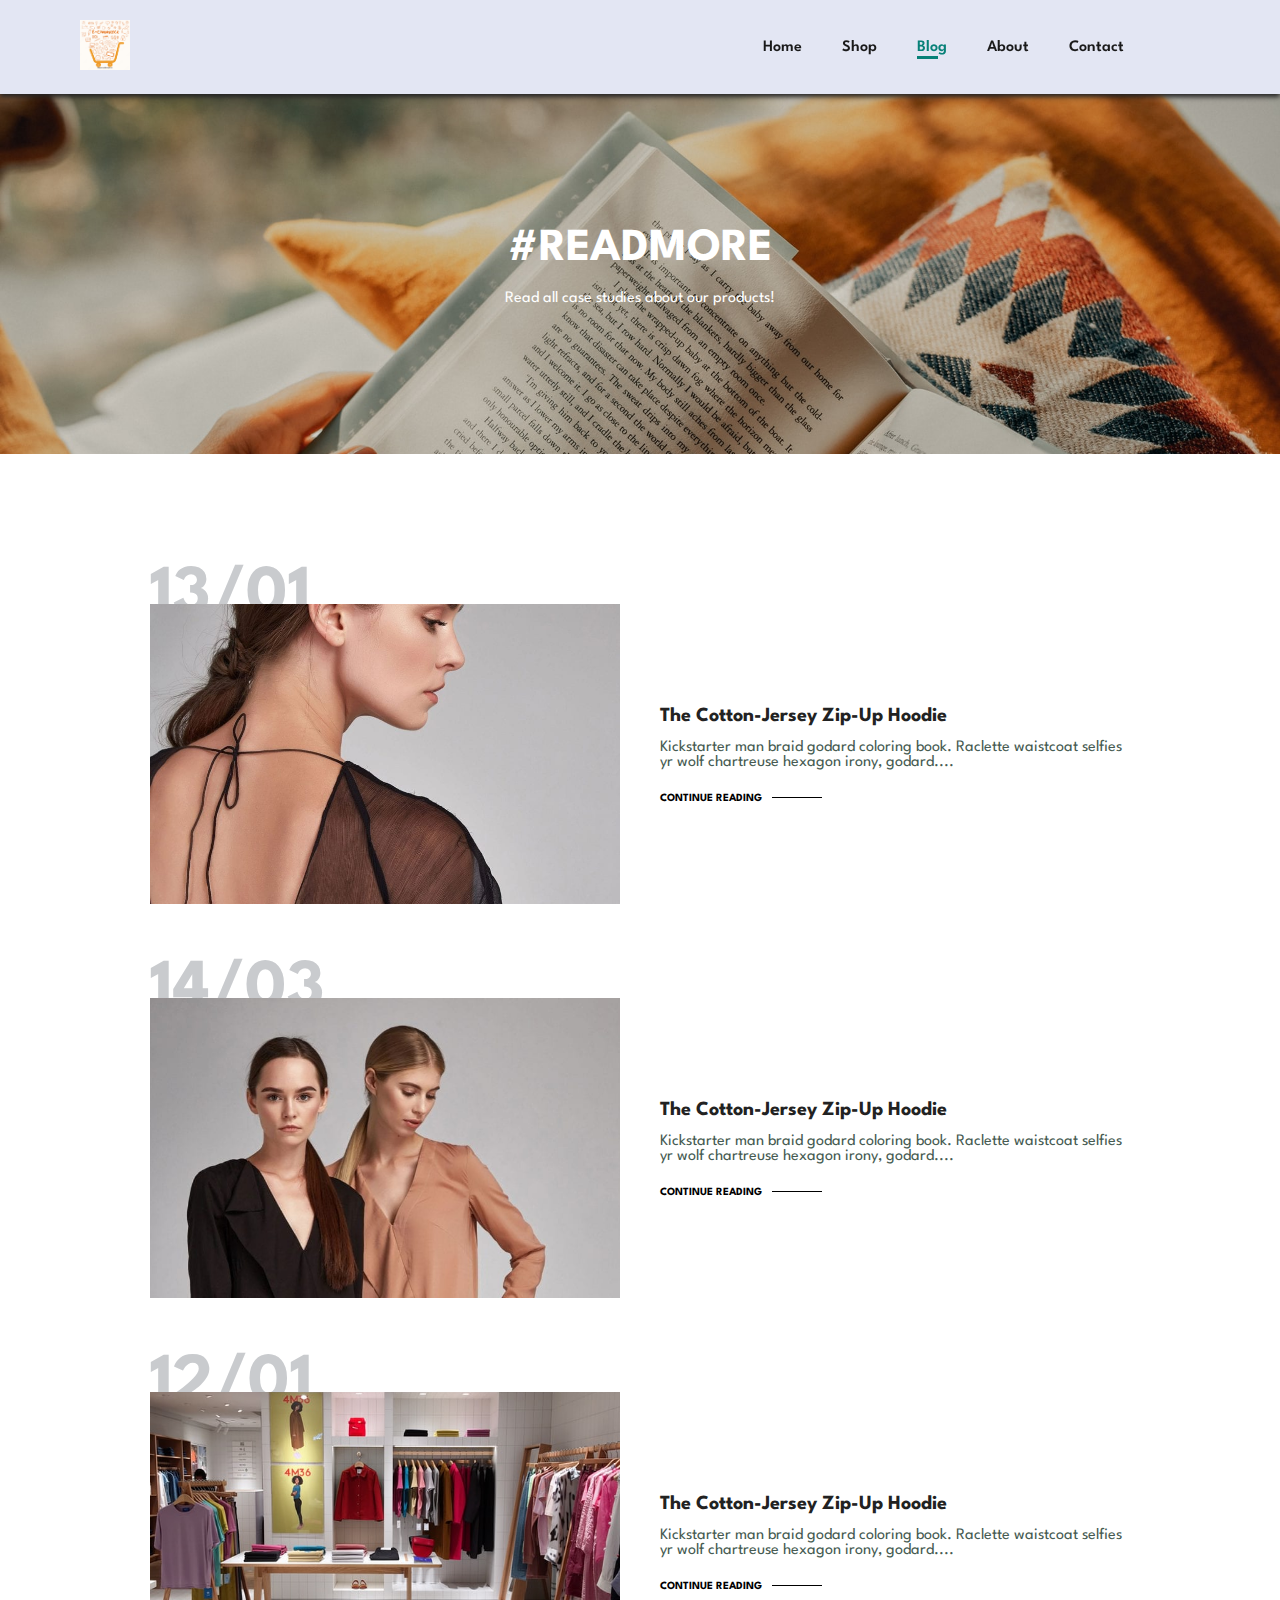
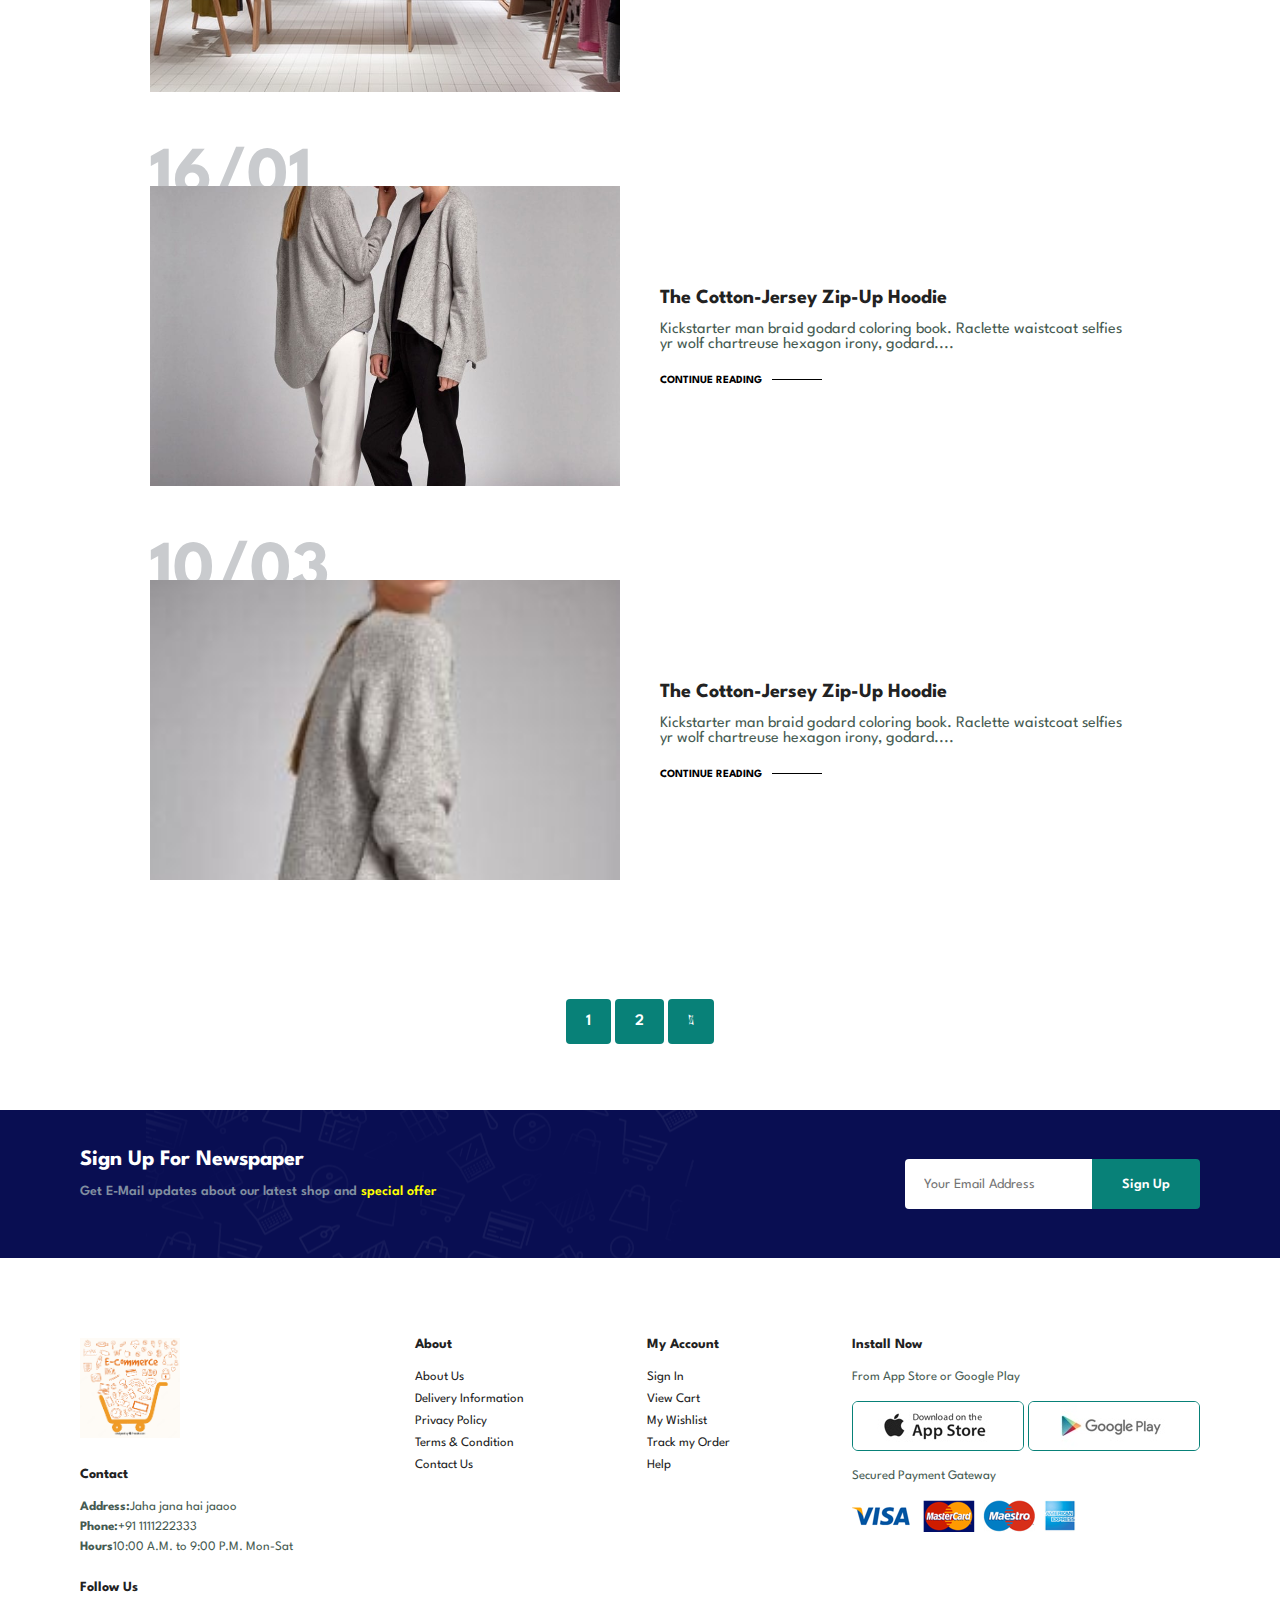
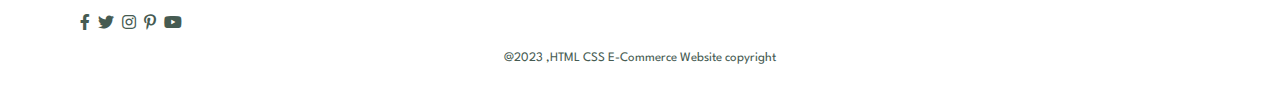
<file: blog.html>
<!DOCTYPE html>
<html lang="en">
<head>
    <meta charset="UTF-8">
    <meta name="viewport" content="width=device-width, initial-scale=1.0">
    <title>E Commerce Website</title>
    <link rel="stylesheet" href="https://pro.fontawesome.com/releases/v5.10.0/css/all.css" />
    <link rel="stylesheet" href="style.css">
</head>
<body>
    <section id="header">
        <a href="#"><img id="l1" src="logo.png" class="logo" alt="Human error"></a>
        <div>
            <ul id="navbar">
                <li><a href="index.html">Home</a></li>
                <li><a href="shop.html">Shop</a></li>
                <li><a class="active" href="blog.html">Blog</a></li>
                <li><a href="about.html">About</a></li>
                <li><a href="contact.html">Contact</a></li>
                <li id="lg-bag"><a href="cart.html"><i class="far fa-shopping-bag"></i></a></li>
                <a href="#" id="close"><i class="far fa-times"></i></a>
            </ul>
        </div> 
        <div id="mobile">
            <a href="cart.html"><i class="far fa-shopping-bag"></i></a>
            <i id="bar" class="fas fa-outdent"></i>
        </div>
    </section>
    <section id="page-header" class="blog-header">
        <h2>#READMORE</h2>
        <p>Read all case studies about our products!</p>
    </section>
    <section id="blog">
        <div class="blog-box">
            <div class="blog-img">
                <img src="blog/b1.jpg" alt="error">
            </div>
            <div class="blog-details">
                <h4>The Cotton-Jersey Zip-Up Hoodie</h4>
                <p>Kickstarter man braid godard coloring book. Raclette waistcoat selfies yr wolf chartreuse hexagon irony, godard.... </p>
                <a href="#">CONTINUE READING</a>
            </div>
            <h1>13/01</h1>
        </div>
        <div class="blog-box">
            <div class="blog-img">
                <img src="blog/b2.jpg" alt="error">
            </div>
            <div class="blog-details">
                <h4>The Cotton-Jersey Zip-Up Hoodie</h4>
                <p>Kickstarter man braid godard coloring book. Raclette waistcoat selfies yr wolf chartreuse hexagon irony, godard.... </p>
                <a href="#">CONTINUE READING</a>
            </div>
            <h1>14/03</h1>
        </div>
        <div class="blog-box">
            <div class="blog-img">
                <img src="blog/b3.jpg" alt="error">
            </div>
            <div class="blog-details">
                <h4>The Cotton-Jersey Zip-Up Hoodie</h4>
                <p>Kickstarter man braid godard coloring book. Raclette waistcoat selfies yr wolf chartreuse hexagon irony, godard.... </p>
                <a href="#">CONTINUE READING</a>
            </div>
            <h1>12/01</h1>
        </div>
        <div class="blog-box">
            <div class="blog-img">
                <img src="blog/b4.jpg" alt="error">
            </div>
            <div class="blog-details">
                <h4>The Cotton-Jersey Zip-Up Hoodie</h4>
                <p>Kickstarter man braid godard coloring book. Raclette waistcoat selfies yr wolf chartreuse hexagon irony, godard.... </p>
                <a href="#">CONTINUE READING</a>
            </div>
            <h1>16/01</h1>
        </div>
        <div class="blog-box">
            <div class="blog-img">
                <img src="blog/b5.jpg" alt="error">
            </div>
            <div class="blog-details">
                <h4>The Cotton-Jersey Zip-Up Hoodie</h4>
                <p>Kickstarter man braid godard coloring book. Raclette waistcoat selfies yr wolf chartreuse hexagon irony, godard.... </p>
                <a href="#">CONTINUE READING</a>
            </div>
            <h1>10/03</h1>
        </div>
    </section>
    <section id="pagination" class="section-p1">
        <a href="#">1</a>
        <a href="#">2</a>
        <a href="#"><i class="fal fa-long-arrow-alt-right"></i></a>
    </section>
    <section id="newsletter" class="section-p1 section-m1">
        <div class="newstext">
            <h4>Sign Up For Newspaper</h4>
            <p>Get E-Mail updates about our latest shop and <span>special offer</span></p>
        </div>
        <div class="form">
            <input type="text" placeholder="Your Email Address">
            <button class="normal">Sign Up</button>
        </div>
    </section>
    <footer class="section-p1">
        <div class="col">
            <img class="logo" src="logo.png" width="100px" alt="human error">
            <h4>Contact</h4>
            <p><strong>Address:</strong>Jaha jana hai jaaoo</p>
            <p><strong>Phone:</strong>+91 1111222333</p>
            <p><strong>Hours</strong>10:00 A.M. to 9:00 P.M. Mon-Sat</p>
            <div class="follow">
                <h4>Follow Us</h4>
                <div class="icon">
                    <i class ="fab fa-facebook-f"></i>
                    <i class ="fab fa-twitter"></i>
                    <i class ="fab fa-instagram"></i>
                    <i class ="fab fa-pinterest-p"></i>
                    <i class ="fab fa-youtube"></i>
                </div>
            </div>
        </div>
        <div class="col">
            <h4>About</h4>
            <a href="#">About Us</a>
            <a href="#">Delivery Information</a>
            <a href="#">Privacy Policy</a>
            <a href="#">Terms & Condition</a>
            <a href="#">Contact Us</a>
        </div>
        <div class="col">
            <h4>My Account</h4>
            <a href="#">Sign In</a>
            <a href="#">View Cart</a>
            <a href="#">My Wishlist</a>
            <a href="#">Track my Order</a>
            <a href="#">Help</a>
        </div>
        <div class="col install">
            <h4>Install Now</h4>
            <p>From App Store or Google Play</p>
            <div class="row">
                <img src="pay/app.jpg" alt="error">
                <img src="pay/play.jpg" alt="error">
            </div>
            <p>Secured Payment Gateway</p>
            <img src="pay/pay.png" alt="paise dene mai dikkat">
        </div>
        <div class="copyright">
            <p>@2023 ,HTML CSS E-Commerce Website copyright</p>
        </div>
    </footer>
    <script src="script.js"></script>
</body>
</html>
</file>
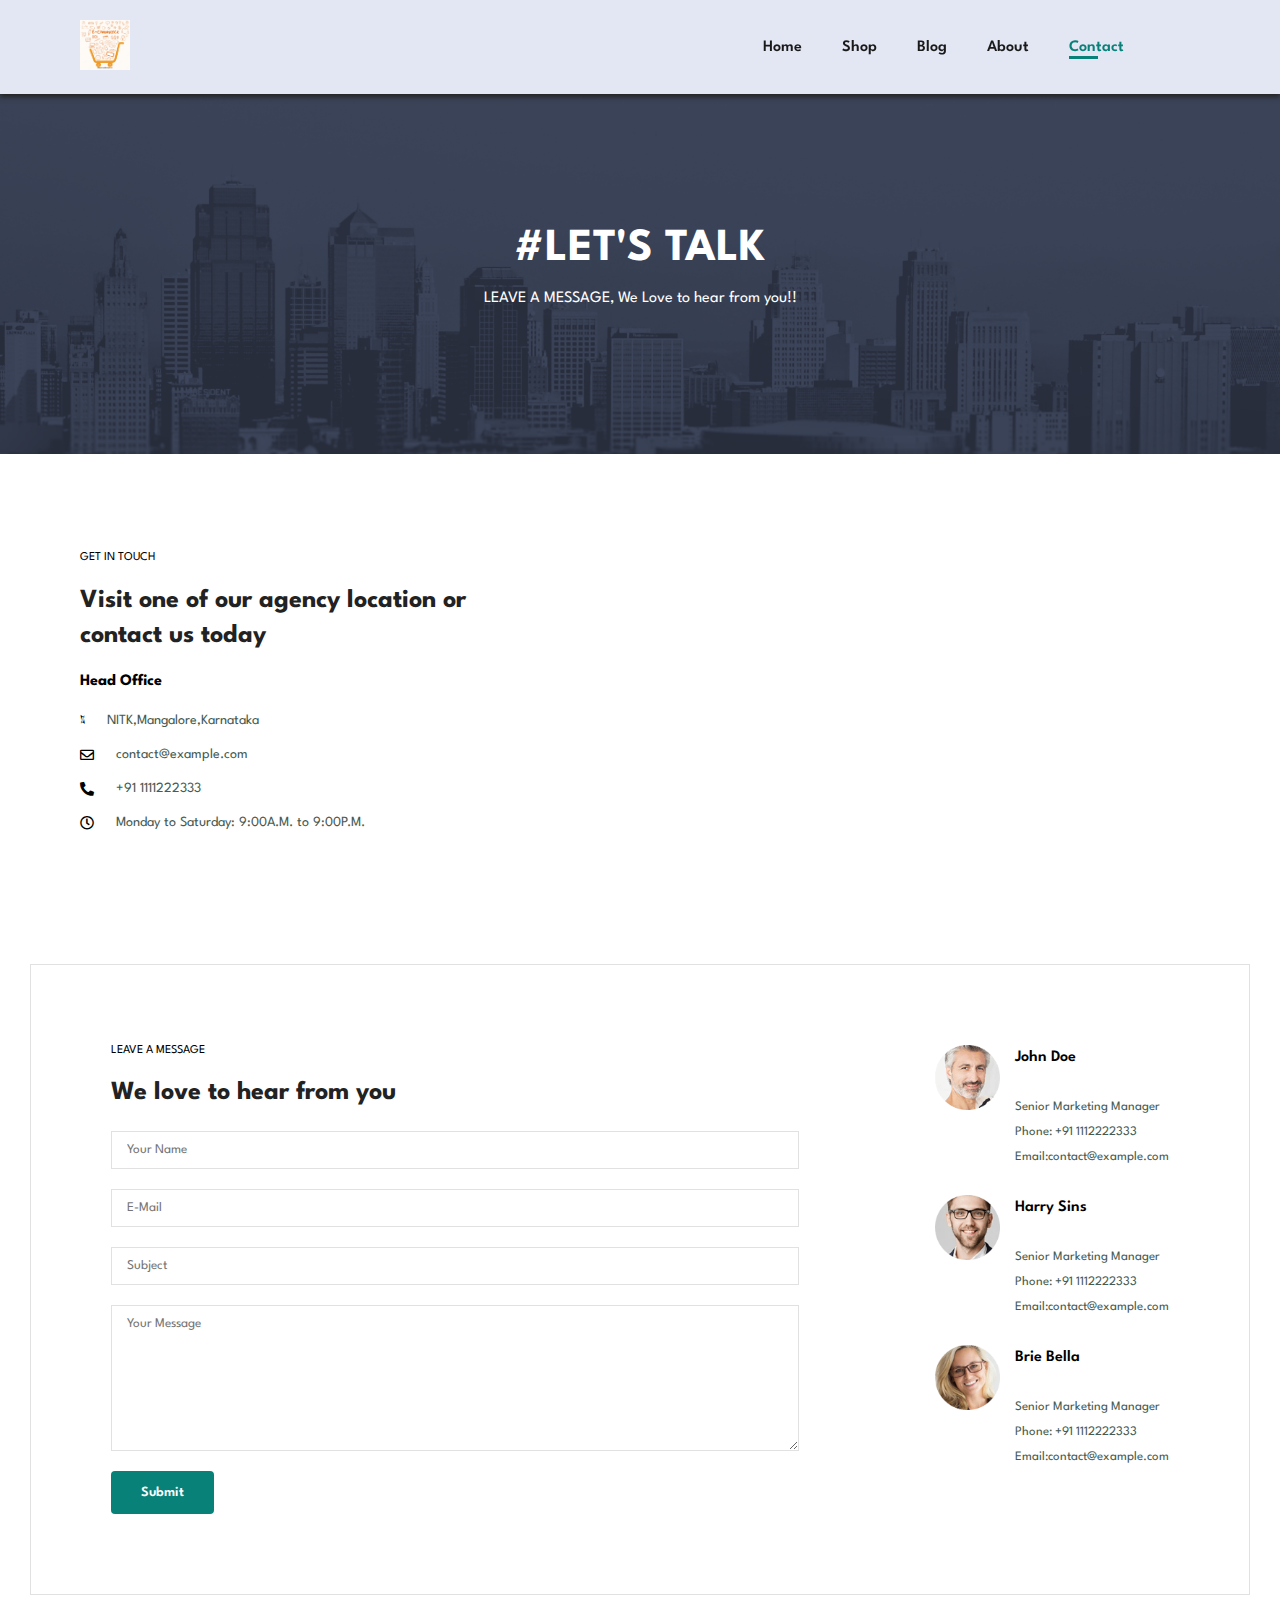
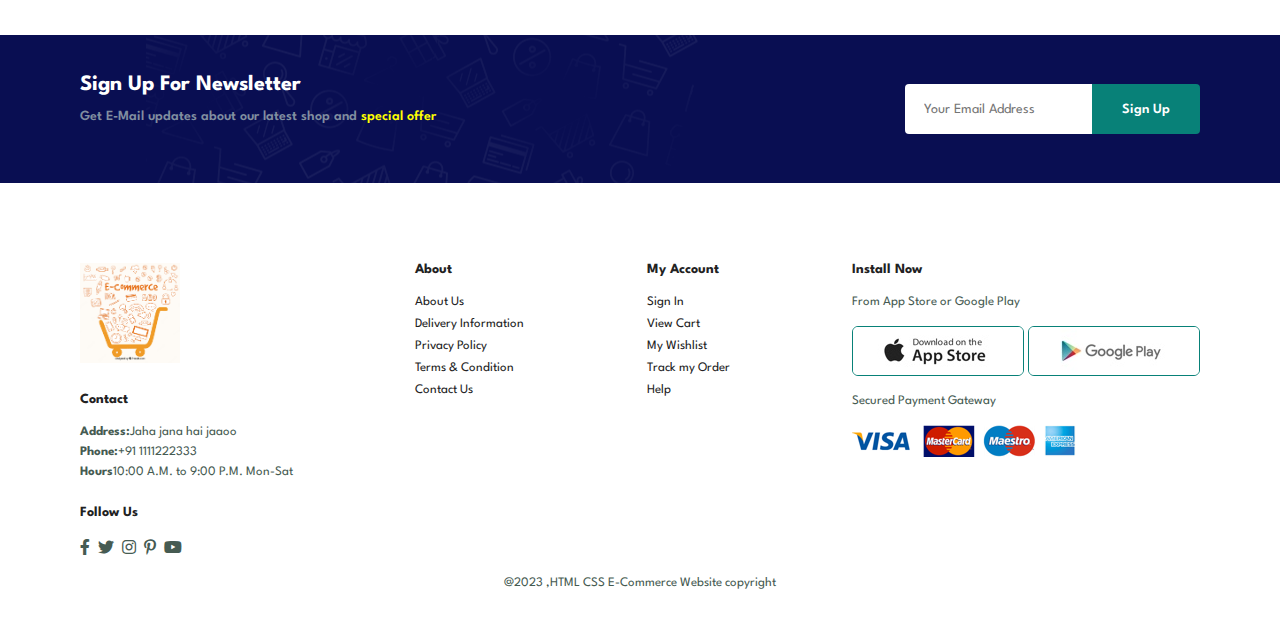
<file: contact.html>
<!DOCTYPE html>
<html lang="en">
<head>
    <meta charset="UTF-8">
    <meta name="viewport" content="width=device-width, initial-scale=1.0">
    <title>E Commerce Website</title>
    <link rel="stylesheet" href="https://pro.fontawesome.com/releases/v5.10.0/css/all.css" />
    <link rel="stylesheet" href="style.css">
</head>
<body>
    <section id="header">
        <a href="#"><img id="l1" src="logo.png" class="logo" alt="Human error"></a>
        <div>
            <ul id="navbar">
                <li><a href="index.html">Home</a></li>
                <li><a href="shop.html">Shop</a></li>
                <li><a href="blog.html">Blog</a></li>
                <li><a href="about.html">About</a></li>
                <li><a class="active" href="contact.html">Contact</a></li>
                <li id="lg-bag"><a href="cart.html"><i class="far fa-shopping-bag"></i></a></li>
                <a href="#" id="close"><i class="far fa-times"></i></a>
            </ul>
        </div> 
        <div id="mobile">
            <a href="cart.html"><i class="far fa-shopping-bag"></i></a>
            <i id="bar" class="fas fa-outdent"></i>
        </div>
    </section>
    <section id="page-header" class="about-header">
        <h2>#LET'S TALK</h2>
        <p>LEAVE A MESSAGE, We Love to hear from you!! </p>
    </section>
    <section id="contact-details" class="section-p1">
        <div class="details">
            <span>GET IN TOUCH </span>
            <h2>Visit one of our agency location or contact us today</h2>
            <h3>Head Office</h3>
            <div>
                <li>
                    <i class="fal fa-map"></i>
                    <p>NITK,Mangalore,Karnataka</p>
                </li>
                <li>
                    <i class="far fa-envelope"></i>
                    <p>contact@example.com</p>
                </li>
                <li>
                    <i class="fas fa-phone-alt"></i>
                    <p>+91 1111222333</p>
                </li>
                <li>
                    <i class="far fa-clock"></i>
                    <p>Monday to Saturday: 9:00A.M. to 9:00P.M.</p>
                </li>
            </div>
        </div>
        <div class="map">
            <iframe src="https://www.google.com/maps/embed?pb=!1m18!1m12!1m3!1d3887.390640210259!2d74.79173407425152!3d13.010777587308224!2m3!1f0!2f0!3f0!3m2!1i1024!2i768!4f13.1!3m3!1m2!1s0x3ba35211b768ac8f%3A0x6b1144ac2d5dadf3!2sNational%20Institute%20of%20Technology%20Karnataka%20(NITK)%20Surathkal.!5e0!3m2!1sen!2sin!4v1691217904852!5m2!1sen!2sin" width="600" height="450" style="border:0;" allowfullscreen="" loading="lazy" referrerpolicy="no-referrer-when-downgrade"></iframe>
        </div>
    </section>
    <section id="form-details">
        <form action="">
            <span>LEAVE A MESSAGE</span>
            <h2>We love to hear from you</h2>
            <input type="text" placeholder="Your Name">
            <input type="text" placeholder="E-Mail">
            <input type="text" placeholder="Subject">
            <textarea name="" id="" cols="30" rows="10" placeholder="Your Message"></textarea>
            <button class="normal">Submit</button>
        </form>
        <div class="people">
            <div>
                <img src="people/1.png" alt="error">
                <p><span>John Doe</span><br>Senior Marketing Manager <br> Phone: +91 1112222333 <br>Email:contact@example.com</p>
            </div>
            <div>
                <img src="people/2.png" alt="error">
                <p><span>Harry Sins</span><br>Senior Marketing Manager <br> Phone: +91 1112222333 <br>Email:contact@example.com</p>
            </div>
            <div>
                <img src="people/3.png" alt="error">
                <p><span>Brie Bella </span><br>Senior Marketing Manager <br> Phone: +91 1112222333 <br>Email:contact@example.com</p>
            </div>
        </div>
    </section>
    <section id="newsletter" class="section-p1 section-m1">
        <div class="newstext">
            <h4>Sign Up For Newsletter</h4>
            <p>Get E-Mail updates about our latest shop and <span>special offer</span></p>
        </div>
        <div class="form">
            <input type="text" placeholder="Your Email Address">
            <button class="normal">Sign Up</button>
        </div>
    </section>
    <footer class="section-p1">
        <div class="col">
            <img class="logo" src="logo.png" width="100px" alt="human error">
            <h4>Contact</h4>
            <p><strong>Address:</strong>Jaha jana hai jaaoo</p>
            <p><strong>Phone:</strong>+91 1111222333</p>
            <p><strong>Hours</strong>10:00 A.M. to 9:00 P.M. Mon-Sat</p>
            <div class="follow">
                <h4>Follow Us</h4>
                <div class="icon">
                    <i class ="fab fa-facebook-f"></i>
                    <i class ="fab fa-twitter"></i>
                    <i class ="fab fa-instagram"></i>
                    <i class ="fab fa-pinterest-p"></i>
                    <i class ="fab fa-youtube"></i>
                </div>
            </div>
        </div>
        <div class="col">
            <h4>About</h4>
            <a href="#">About Us</a>
            <a href="#">Delivery Information</a>
            <a href="#">Privacy Policy</a>
            <a href="#">Terms & Condition</a>
            <a href="#">Contact Us</a>
        </div>
        <div class="col">
            <h4>My Account</h4>
            <a href="#">Sign In</a>
            <a href="#">View Cart</a>
            <a href="#">My Wishlist</a>
            <a href="#">Track my Order</a>
            <a href="#">Help</a>
        </div>
        <div class="col install">
            <h4>Install Now</h4>
            <p>From App Store or Google Play</p>
            <div class="row">
                <img src="pay/app.jpg" alt="error">
                <img src="pay/play.jpg" alt="error">
            </div>
            <p>Secured Payment Gateway</p>
            <img src="pay/pay.png" alt="paise dene mai dikkat">
        </div>
        <div class="copyright">
            <p>@2023 ,HTML CSS E-Commerce Website copyright</p>
        </div>
    </footer>
    <script src="script.js"></script>
</body>
</html>
</file>
<file: style.css>
@import url("https://fonts.googleapis.com/css2?family=Spartan:wght@100;200;300;400;500;600;700;800;900&display=swap");
* {
  margin: 0;
  padding: 0;
  box-sizing: border-box;
  font-family: "Spartan", sans-serif;
}

html {
  scroll-behavior: smooth;
}

/* Global Styles */

h1 {
  font-size: 50px;
  line-height: 64px;
  color: #222;
}

h2 {
  font-size: 46px;
  line-height: 54px;
  color: #222;
}

h4 {
  font-size: 20px;
  color: #222;
}

h6 {
  font-weight: 700;
  font-size: 12px;
}
#l1{
    width: 50px;
}
p {
  font-size: 16px;
  color: #465b52;
  margin: 15px 0 20px 0;
}

.section-p1 {
  padding: 40px 80px;
}

.section-m1 {
  margin: 40px 0;
}
button.normal{
    font-size: 14px;
    font-weight: 600;
    padding: 15px 30px;
    color: #000;
    background-color: #fff;
    border-radius: 4px;
    cursor: pointer;
    border: none;
    outline: none;
    transition: 0.2s;
}
button.white{
    font-size: 13px;
    font-weight: 600;
    padding: 11px 18px;
    color: #fff;
    background-color: transparent;
    cursor: pointer;
    border: 1px solid #fff;
    outline: none;
    transition: 0.2s;
}
body {
  width: 100%;
}
/*Navigate bar work */
/*Header start here*/
#header{
    display: flex;
    align-items: center;
    justify-content: space-between;
    padding: 20px 80px;
    background: #E3E6F3;
    box-shadow: 0px 3px 5px #232323;
    z-index: 999;
    position: sticky;
    top: 0;
    left: 0;
}
#navbar{
    display: flex;
    align-items: center;
    justify-content: center;
}
#navbar li{
    list-style: none;
    padding: 0 20px;
    position: relative;
}
#navbar li a{
    text-decoration: none;
    font-size: 16px;
    font-weight: 600;
    color: #1a1a1a;
    transition: 0.3s ease;
}
/*To change the color of navbar button when mouse moves on it*/
#navbar li a:hover,
#navbar li a.active{
    color: #088178;
}
/*To a small line below home in navigate bar and when we put cursor on rest objects of navigator small line is shown*/
#navbar li a.active::after,
#navbar li a:hover::after {
    content: "";
    width: 30%;
    height: 3px;
    background: #088178;
    position: absolute;
    bottom: -4px;
    left: 20px;
}
/*used when we change device to mini device like phone, ipads*/
#mobile{
    
    display: none;
    align-items: center;
}
#close{
    display: none;
}
/*Adding background image*/
#hero{
    background-image: url(hero4.png);
    height: 90vh;
    width: 100%;
    background-size: cover;
    background-position: top 25% right 0;
    padding: 0 80px;
    display: flex;
    flex-direction: column;
    align-items: flex-start;
    justify-content: center;
}
#hero h4{
    padding-bottom: 15px;
}
#hero h1{
    color: #088178;
}
#hero button{
    background-image: url(button.png);
    background-color: transparent;
    color: #088178;
    border: 0;
    padding: 14px 80px 14px 65px;
    background-repeat: no-repeat;
    cursor: pointer;
    font-weight: 700;
    font-size: 15px;
}
/*Adding box like free shipping*/
#feature{
    display: flex;
    align-items: center;
    justify-content: space-between;
    flex-wrap: wrap;
}
#feature .fe-box{
    width: 180px;
    text-align: center;
    padding: 25px 15px;
    box-shadow: 20px 20px 34px rgba(0, 0, 0, 0.03);
    border: 1px solid #cce7d0; 
    border-radius: 4px;
    margin: 15px 0;
}
/*hover used when we point cursor towards that particular objects its color changes*/
#feature .fe-box:hover{
    box-shadow: 10px 10px 54px rgba(70, 62 , 221, 0.1);
}
#feature .fe-box img{
    width: 100%;
    margin-bottom: 10px;
}
#feature .fe-box h6{
    display: inline;
    padding: 9px 8px 6px 8px;
    line-height: 1;
    border-radius: 4px;
    color: #088178;
    background-color: #fddde4;
}

/*addition of products*/
#product1{
    text-align: center;
}
#product1 .pro-container{
    display: flex;
    justify-content: space-between;
    padding-top: 20px;
    flex-wrap: wrap; 
}
#product1 .pro{
    width: 23%;
    min-width: 250px;
    padding: 10px 12px;
    border: 1px solid #cce7d0;
    border-radius: 25px;
    cursor: pointer;
    box-shadow: 20px 20px 30px rgba(0,0,0,0.02); 
    margin: 15px 0;
    position: relative;
}
#feature .pro:hover{
    box-shadow: 10px 10px 54px rgba(70, 62 , 221, 0.1);
}
#product1 .pro img{
    width: 100%;
    border-radius: 20px;
}
#product1 .pro .dex span{
    color: #606063;
    font-size: 12px;
}
#product1 .pro .des h5{
    padding-top: 7px;
    color: #1a1a1a;
    font-size: 14px;
}
#product1 .pro .des i{
    font-size: 12px;
    color:rgb(243,181,25);
}
#product1 .pro .des h4{
    padding-top: 7px;
    font-size: 15px;
    font-weight: 700;
    color:#088178;
}
#product1 .pro .cart{
    width: 40px;
    height: 40px;
    line-height: 40px;
    border-radius: 50px;
    background-color: #e8f6ea;
    font-weight: 500;
    color: #088178;
    border: 1px solid #cce7d0;
    position: absolute;
    bottom: 20px;
    right: 10px;
}
/*After  adding all the product */
#banner{
    display: flex;
    flex-direction: column;
    justify-content: center;
    align-items: center;
    text-align: center;
    background-image: url(banner/b2.jpg);
    width: 100%;
    height: 40vh;
    background-size: cover;
    background-position: center;
}
#banner h4{
    font-size: 16px;
    color: #fff;
}
#banner h2{
    font-size: 30px;
    color: #fff;
    padding: 10px 0;
}
#banner h2 span{
    color: #fa0606;
}
#banner button:hover{
    background-color: #088178;
    color: #fff;
}
/*after New arrival*/
#sm-banner{
    display: flex;
    justify-content: space-between;
    flex-wrap: wrap;
}
#sm-banner .banner-box{
    display: flex;
    flex-direction: column;
    justify-content: center;
    align-items: flex-start;
    background-image: url(banner/b17.jpg);
    min-width: 620px;
    height: 50vh;
    background-size: cover;
    background-position: center;
    padding: 30px;
}
#sm-banner .banner-box2{
    background-image: url(banner/b10.jpg);
}

#sm-banner h4{
    color: #fff;
    font-size: 20px;
    font-weight: 300;
}
#sm-banner h2{
    color: #fff;
    font-size: 28px;
    font-weight: 800;
}
#sm-banner span{
    color: #fff;
    font-size: 14px;
    font-weight: 500;
    padding-bottom:15px;

}
#sm-banner .banner-box:hover button{
    background: #088178;
    border: 1px solid #088178 ;
}
/*After two images we add 3 more images*/
#banner3 {
    display: flex;
    justify-content: space-between;
    flex-wrap: wrap;
}
#banner3 .banner-box{
    display: flex;
    flex-direction: column;
    justify-content: center;
    align-items: flex-start;
    background-image: url(banner/b7.jpg);
    min-width: 30%;
    height: 30vh;
    background-size: cover;
    background-position: center;
    padding: 20px;
    margin-bottom: 20px;
}
#banner3 .banner-box2{
    background-image: url(banner/b4.jpg);
}
#banner3 .banner-box3{
    background-image: url(banner/b18.jpg);
}

#banner3 h2{
    color: #fddde4;
    font-weight: 900;
    font-size: 22px;
}
#banner3 h3{
    color: #fa0606;
    font-weight: 800;
    font-size: 15px;
}
/*after adding three images we make a sign in/up option for users*/
#newsletter{
    display:flex;
    justify-content: space-between;
    flex-wrap: wrap;
    align-items: center;
    background-image: url(banner/b14.png);
    background-repeat: no-repeat;
    background-position: 20% 30%;
    background-color: #090e52;  
}
#newsletter h4{
    font-size: 22px;
    font-weight: 700;
    color: #fff;
}
#newsletter p{
    font-size: 14px;
    font-weight: 600;
    color:#818ea0 ;
}
#newsletter p span{
    color: yellow;
}
#newsletter .form{
    display: flex;
    display: 40%;
}
#newsletter input{
    height: 3.125rem;
    padding: 0 1.25em;
    font-size: 14px;
    width: 100%;
    border: 1px solid transparent;
    border-radius: 4px;
    outline: none;
    border-top-right-radius:0 ;
    border-bottom-right-radius: 0;
}
#newsletter button{
    background-color: #088178;
    color: #fff;
    white-space: nowrap;
    border-top-left-radius:0 ;
    border-bottom-left-radius: 0;
}
/*Footer ki kahani chalu*/
footer{
    display: flex;
    flex-wrap: wrap;
    justify-content: space-between;
}
footer .col{
    display: flex;
    flex-direction: column;
    align-items: flex-start;
    margin-bottom: 20px;
}
footer .logo{
    margin-bottom: 30px;
}
footer h4{
    font-size: 14px;
    padding-bottom: 20px;
}
footer p{
    font-size: 13px;
    margin: 0 0 8px 0;
}
footer a{
    font-size: 13px;
    text-decoration: none;
    color: #222;
    margin-bottom: 10px;
}
footer .follow{
    margin-top: 20px;
}
footer .follow i{
    color: #465b52;
    padding-right: 4px;
    cursor:pointer;
}
footer .install .row img{
    border: 1px solid #088178;
    border-radius: 6px;
}
footer .install img{
    margin: 10px 0 15px 0;
}
footer .follow i:hover,
footer a:hover{
    color: #088178;
}

footer .copyright{
    width: 100%;
    text-align: center;
}
/*DEVELOPING SHOPING PAGE*/
#page-header{
    background-image: url(banner/b1.jpg);
    width: 100%;
    height: 40vh;
    background-size: cover;
    display: flex;
    justify-content: center;
    text-align: center;
    flex-direction: column;
    padding: 14px;
}
#page-header h2,
#page-header p{
    color: #fff;
}
#pagination{
    text-align: center;
}
#pagination a{
    text-decoration: none;
    background-color: #088178;
    padding: 15px 20px;
    border-radius: 4px;
    color: #fff;
    font-weight: 600;
}
#pagination a i{
    font-size: 16px;
    font-weight: 600;
}
/*Single Product details add karna i.e. when we click on a particular item we show its prize and all that*/
#prodetails{
    display: flex;
    margin-top: 20px;
}
#prodetails .single-pro-image{
    width: 40%;
    margin-right: 50px;
}
.small-img-group{
    display: flex;
    justify-content: space-between;
}
.small-img-col{
    flex-basis: 24%;
    cursor: pointer;
}
#prodetails .single-pro-details{
    width: 50%;
    padding-top: 30px;
}
#prodetails .single-pro-details h4{
    padding: 40px 0 20px 0;
}
#prodetails .single-pro-details h2{
    font-size: 26px;
}
#prodetails .single-pro-details select{
    display: block;
    padding: 5px 10px;
    margin-bottom: 10px;
}
#prodetails .single-pro-details input{
    width: 50px;
    height: 47px;
    padding-left: 10px;
    font-size: 16px;
    margin-right:10px ;
}
#prodetails .single-pro-details input:focus{
    outline: none;
}
#prodetails .single-pro-details button{
    background-color: #088178;
    color: #fff;
}
#prodetails .single-pro-details span{
    line-height: 25px;
}
/*Blog page started*/
#page-header.blog-header{
    background-image: url("banner/b19.jpg");
}
#blog{
    padding: 150px 150px 0 150px;
}
#blog .blog-box{
    display: flex;
    align-items: center;
    width: 100%;
    position: relative;
    padding-bottom: 90px;
}
#blog .blog-img{
    width: 50%;
    margin-right: 40px;
}
#blog img{
    width: 100%;
    height: 300px;
    object-fit: cover;
}
#blog .blog-details{
    width: 50%;
}
#blog .blog-details a{
    text-decoration:none;
    font-size: 11px;
    color: #000;
    font-weight: 700;
    position: relative;
    transition: 0.3s;
}
#blog .blog-details a::after{
    content: "";
    width: 50px;
    height: 1px;
    background-color: #000;
    position: absolute;
    top: 4px;
    right: -60px;
}
#blog .blog-details a:hover{
    color: #088178;
}
#blog .blog-details a:hover::after{
    background-color: #088178;
}
#blog .blog-box h1{
    position: absolute;
    top: -40px;
    left: 0;
    font-size: 70px;
    font-weight: 700;
    color: #c9cbce;
    z-index: -9;
}
/*About page*/
#page-header.about-header{
    background-image: url(about/banner.png);
}
#about-head {
    display: flex;
    align-items: center;
}
#about-head img{
    width: 50%;
    height: auto;
}
#about-head div{
    padding-left: 40px;
}
#about-app{
    text-align: center;
}
#about-app .video{
    width: 70%;
    height: 100%;
    margin: 30px auto 0 auto;
}
#about-app .video video{
    width: 100%;
    height: 100%;
    border-radius:20px; 
}
/*Contact page */
#contact-details{
    display: flex;
    align-items: center;
    justify-content: space-between;
}
#contact-details .details{
    width: 40%;
}
#contact-details .details span,
#form-details form span{
    font-size: 12px;
}
#contact-details .details h2,
#form-details form h2{
    font-size: 26px;
    line-height: 35px;
    padding: 20px 0;
}
#contact-details .details h3{
    font-size: 16px;
    padding-bottom: 15px;
}
#contact-details .details li{
    list-style: none;
    display: flex;
    padding: 10px 0;
}
#contact-details .details li i{
    font-size: 14px;
    padding-right: 22px;
}
#contact-details .details li p{
    margin: 0;
    font-size: 14px;
}
#contact-details .map{
    width: 55%;
    height: 400px;
}
#contact-details .map iframe{
    width: 100%;
    height: 100%;
}
#form-details{
    display: flex;
    justify-content: space-between;
    margin: 30px;
    padding: 80px;
    border: 1px solid #e1e1e1;
}
#form-details form{
    width: 65%;
    display: flex;
    flex-direction: column;
    align-items: flex-start;
}
#form-details form input,
#form-details form textarea{
    width: 100%;
    padding: 12px 15px;
    outline: none;
    margin-bottom: 20px;
    border: 1px solid #e1e1e1;
}
#form-details form button{
    background-color: #088178;
    color: #fff;
}
#form-details .people div{
    padding-bottom: 25px;
    display: flex;
    align-items: flex-start;
}
#form-details .people div img{
    width: 65px;
    height: 65px;
    object-fit: cover;
    margin-right: 15px;
}
#form-details .people div p{
    margin: 0;
    font-size: 13px;
    line-height: 25px;
}
#form-details .people div p span{
    display: block;
    font-size: 16px;
    font-weight: 600;
    color: #000;
}
#cart{
    overflow-x: auto;
}
#cart table{
    width: 100%;
    border-collapse: collapse;
    table-layout: fixed;
    white-space: nowrap;
}
#cart table img{
    width: 70px;
}
#cart table td:nth-child(1){
    width: 100px;
    text-align: center;
}
#cart table td:nth-child(2){
    width: 150px;
    text-align: center;
}
#cart table td:nth-child(3){
    width: 250px;
    text-align: center;
}
#cart table td:nth-child(4),
#cart table td:nth-child(5),
#cart table td:nth-child(6){
    width: 150px;
    text-align: center;
}
#cart table td:nth-child(5) input{
    width: 70px;
    padding: 10px 5px 10px 15px;
}

#cart table thead{
    border: 1px solid #e2e9e1;
    border-left: none;
    border-right: none;
}
#cart table thead td{
    font-weight: 700;
    text-transform: uppercase;
    font-size: 13px;
    padding: 18px 0;
}
#cart table tbody tr td{
    padding-top: 15px;
}
#cart table tbody td{
    font-size: 13px;
}
#cart-add{
    display: flex;
    flex-wrap: wrap;
    justify-content: space-between;
}
#coupon{
    width: 50%;
    margin-bottom: 30px;
}
#coupon h3,
#subtotal h3{
    padding-bottom: 15px;
}
#coupon input{
    padding: 10px 20px;
    outline: none;
    width: 60%;
    margin-right: 10px;
    border: 1px solid #e2e9e1;
}
#coupon button,
#subtotal button{
    background-color: #088178;
    color: #fff;
    padding: 12px 20px;
}
#subtotal{
    width: 50%;
    margin-bottom: 30px;
    border: 1px solid #e2e9e1;
    padding: 30px;
}
#subtotal table td{
    width: 50%;
    border: 1px solid #e2e9e1;
    padding: 10px;
    font-size: 13px;
}

/*When we switch from windows to another device like phone , ipad etc*/
@media (max-width:799px) {
    .section-p1{
        padding: 40px 40px;
    }
    #navbar{
        display: flex;
        flex-direction: column;
        align-items: flex-start;
        justify-content: flex-start;
        position: fixed;    
        top:0;
        right: -300px;
        height: 100vh;
        width: 300px;
        background-color: #E3E6F3;
        box-shadow: 0 40px 60px rgba(0, 0, 0, 0.1);
        padding: 80px 0 0 10px;
        transition: 0.3s;
    }
    #navbar .active{
        right: 0px;
    }
    #navbar li{
        margin-bottom: 25px;
    }
    /*used when we change device to mini device like phone, ipads*/
    #mobile{
        display: flex;
        align-items: center;
    }
    #mobile i{
        color: #1a1a1a;
        font-size: 24px;
        padding-left: 20px;
    }
    #close{
        display: initial;
        position: absolute;
        top: 30px;
        left: 30px;
        color: #222;
        font-size: 24px;
    }
    #lg-bag{
        display: none;
    }
    #hero{
        height: 70vh;
        padding: 0 80px;
        background-position: top 30% right 30%;
    }
    #feature{
        justify-content: center;
    }
    #feature .fe-box{
        margin: 15px 15px;
    }
    #product1 .pro-container{
        justify-content: center;
    }
    #product1 .pro{
        margin:15px;
    }
    #banner{
        height: 20vh;
    }
    #sm-banner .banner-box{
        min-height: 100%;
        height: 30vh;
    }
    #banner3{
        padding: 0 40px;
    }
    #banner3 .banner-box{
        width:28% ;
    }

    #newsletter .form{
        width: 70%;
    }
    /*Contact Page*/
    #form-details{
        padding: 40px;
    }
    #form-details form{
        width: 50%;
    }
}
@media (max-width:477px){
    #header{
        padding:20px;
    }
    h1{
        font-size: 38px;
    }
    h2{
        font-size: 32px;
    }
    #hero{
        padding: 0 20px;
        background-position: 55%;
    }
    #feature{
        justify-content: space-between;
    }
    #featur .fe-box{
        width: 155px;
        margin: 0 0 15px 0;
    }
    #product1 .pro{
        width: 100%;
    } 
    #banner{
        height: 40vh;
    }
    #sm-banner .banner-box{
        height: 40vh;
    }
    #sm-banner .banner-box{
        margin-top: 20px;
    }
    #banner3{
        padding: 0 20px;
    }
    #banner3 .banner-box{
        width: 100%;
    }
    #newsletter {
        padding: 40px 20px;
    }
    #newsletter .form{
        width:100%;
    }
    footer .copyright{
        text-align: start;
    }
    #prodetails{
        display: flex;
        flex-direction: column;
    }
    #prodetails .single-pro-image
    {
        width: 100%;
        margin-right: 0px;
    }
    #prodetails .single-pro-details{
        width: 100%;
    }
    /*Blog page*/
    #blog {
        padding: 100px 20px 0 20px;
    }
    #blog .blog-box{
        display: flex;
        flex-direction: column;
        align-items: center;
    }
    #blog .blog-img{
        width: 100%;
        margin-right: 0px;
        margin-bottom: 30px;
    }
    #blog .blog-details{
        width: 100%;
    }
    /*About page*/
    #about-head{
        flex-direction: column;
    }
    #about-head img {
        width: 100%;
        margin-bottom: 20px;
    }
    #about-head div {
        padding-left: 0px;
    }
    #about-app .video {
        width: 100%;
    }
    /*Contact page*/
    #contact-details{
        flex-direction: column;
    }
    #contact-details .details{
        width: 100%;
        margin-bottom: 30px;
    }
    #contact-details .map{
        width: 100%;
    }
    #form-details{
        margin: 10px;
        padding: 10px;
        flex-wrap: wrap;
    }
    #form-details form{
        width: 100%;
        margin-bottom: 30px;
    }
    /*Cart Page*/
    #cart-add{
        flex-direction: column;
    }
    #coupon{
        width: 100%;
        margin-bottom: 30px;
    }
    #subtotal{
        width: 100%;
        padding: 20px;
    }
}
</file>
